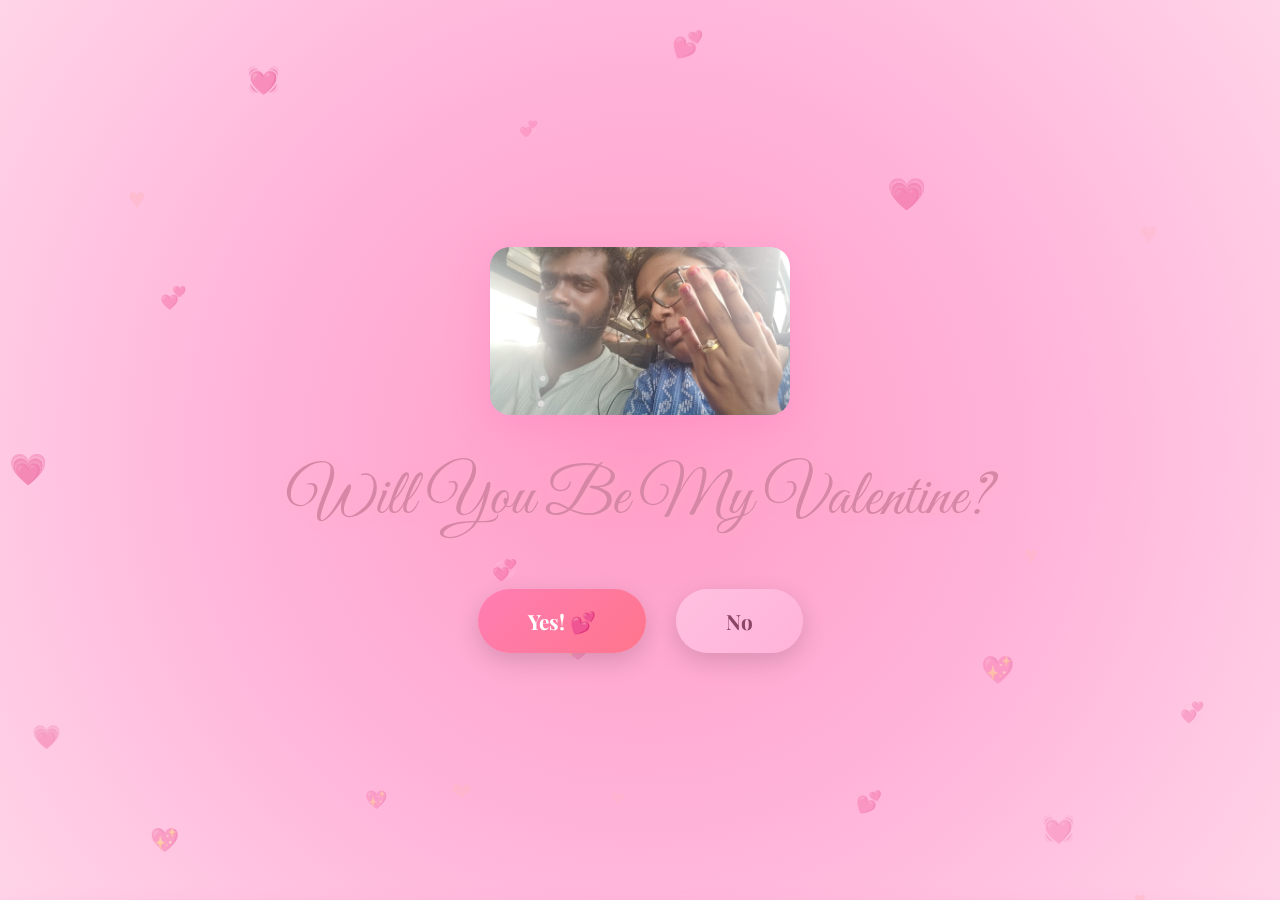
<file: index.html>
<!DOCTYPE html>
<html lang="en">

<head>
    <meta charset="UTF-8">
    <meta name="viewport" content="width=device-width, initial-scale=1.0">
    <title>For Jeni ❤️</title>
    <link rel="stylesheet" href="css/styles.css">
    <link
        href="https://fonts.googleapis.com/css2?family=Great+Vibes&family=Playfair+Display:wght@400;700&family=Montserrat:wght@300;400&display=swap"
        rel="stylesheet">
</head>

<body class="landing-page">
    <!-- Floating Hearts Background -->
    <div class="floating-hearts"></div>

    <!-- Landing Page Content -->
    <div class="landing-container">
        <!-- Sticker/Illustration -->
        <div class="couple-sticker">
            <img src="assets/images/couple-illustration.png" alt="Us" id="couple-img">
        </div>

        <!-- Main Question -->
        <h1 class="valentine-question">Will You Be My Valentine?</h1>

        <!-- Buttons -->
        <div class="button-container">
            <button class="valentine-btn yes-btn" id="yesBtn">Yes! 💕</button>
            <button class="valentine-btn no-btn" id="noBtn">No</button>
        </div>
    </div>

    <!-- Background Music -->
    <audio id="landingMusic" preload="auto">
        <source src="assets/music/Joel_Sunny_-_First_Sight_128KBPS.mp4" type="video/mp4">
    </audio>

    <!-- Flower Burst Container -->
    <div class="flower-burst-container" id="flowerBurst"></div>

    <script src="js/persistent-music.js"></script>
    <script src="js/landing.js"></script>
</body>

</html>
</file>
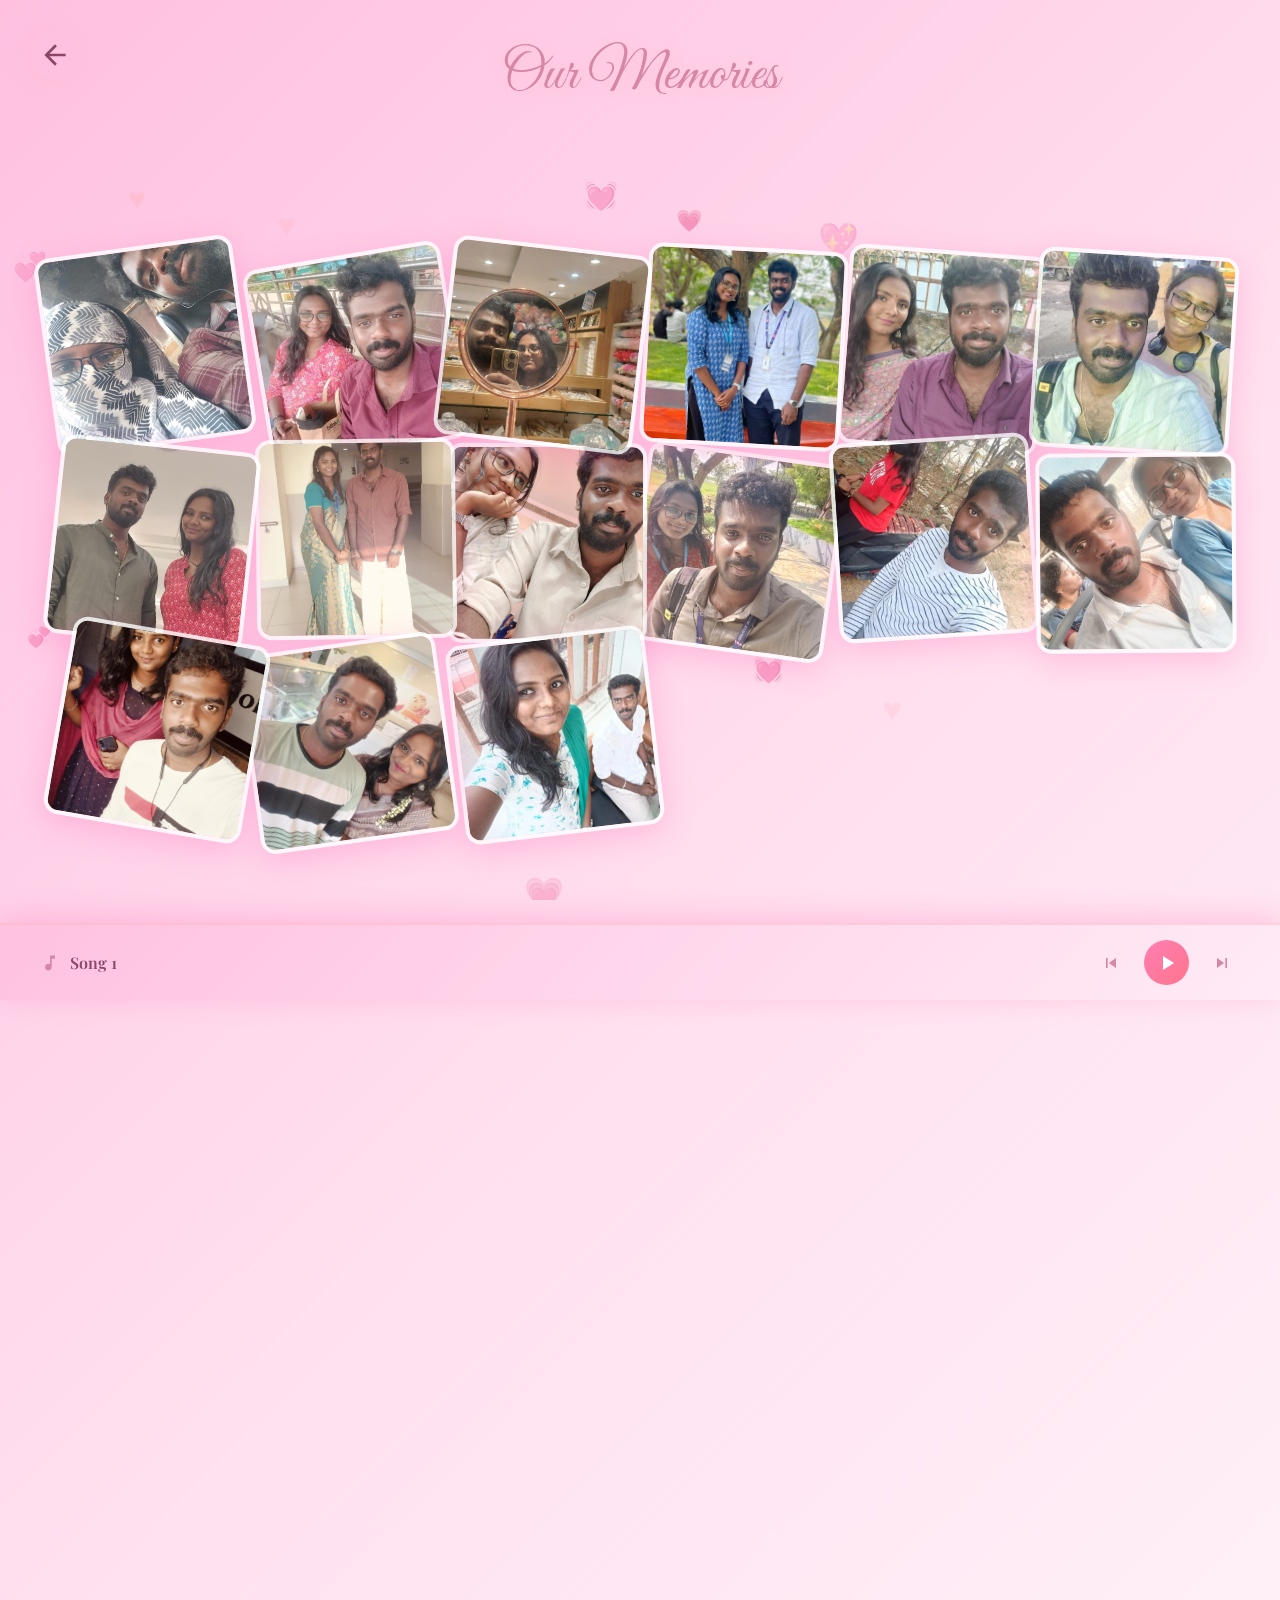
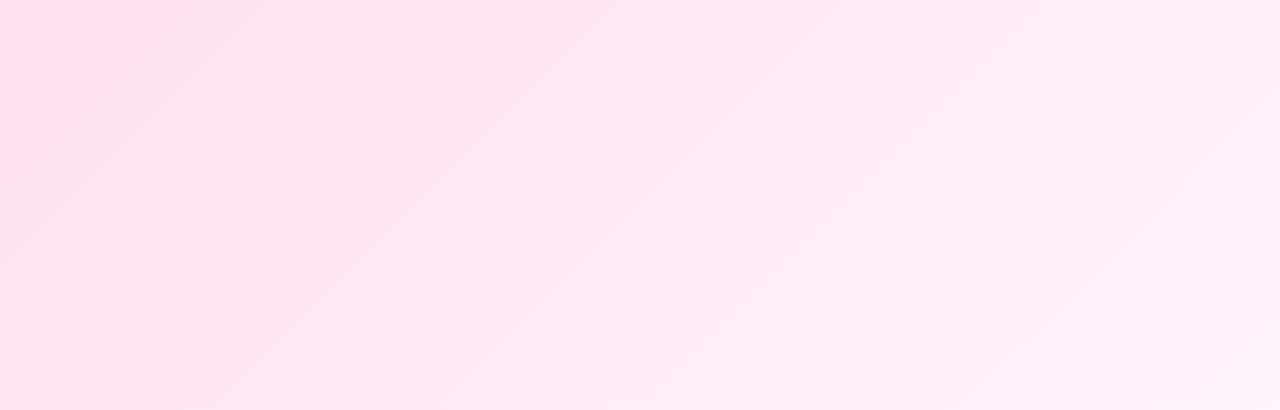
<file: gallery.html>
<!DOCTYPE html>
<html lang="en">

<head>
    <meta charset="UTF-8">
    <meta name="viewport" content="width=device-width, initial-scale=1.0">
    <title>Us ❤️</title>
    <link rel="stylesheet" href="css/styles.css">
    <link
        href="https://fonts.googleapis.com/css2?family=Great+Vibes&family=Playfair+Display:wght@400;700&family=Montserrat:wght@300;400&display=swap"
        rel="stylesheet">
</head>

<body class="gallery-page">
    <!-- Floating Hearts Background -->
    <div class="floating-hearts"></div>

    <!-- Back Button -->
    <a href="hub.html" class="back-arrow">
        <svg viewBox="0 0 24 24" width="32" height="32">
            <path d="M20 11H7.83l5.59-5.59L12 4l-8 8 8 8 1.41-1.41L7.83 13H20v-2z" fill="currentColor" />
        </svg>
    </a>

    <!-- Gallery Container -->
    <div class="gallery-container">
        <h1 class="page-title">Our Memories</h1>

        <div class="scattered-gallery" id="gallery">
            <!-- Your 26 photos -->
            <img src="assets/images/gallery/photo1.jpg" alt="Memory 1" class="gallery-photo">
            <img src="assets/images/gallery/photo2.jpg" alt="Memory 2" class="gallery-photo">
            <img src="assets/images/gallery/photo3.jpg" alt="Memory 3" class="gallery-photo">
            <img src="assets/images/gallery/photo4.jpg" alt="Memory 4" class="gallery-photo">
            <img src="assets/images/gallery/photo5.jpg" alt="Memory 5" class="gallery-photo">
            <img src="assets/images/gallery/photo6.jpg" alt="Memory 6" class="gallery-photo">
            <img src="assets/images/gallery/photo7.jpg" alt="Memory 7" class="gallery-photo">
            <img src="assets/images/gallery/photo8.jpg" alt="Memory 8" class="gallery-photo">
            <img src="assets/images/gallery/photo9.jpg" alt="Memory 9" class="gallery-photo">
            <img src="assets/images/gallery/photo10.jpg" alt="Memory 10" class="gallery-photo">
            <img src="assets/images/gallery/photo11.jpg" alt="Memory 11" class="gallery-photo">
            <img src="assets/images/gallery/photo12.jpg" alt="Memory 12" class="gallery-photo">
            <img src="assets/images/gallery/photo13.jpg" alt="Memory 13" class="gallery-photo">
            <img src="assets/images/gallery/photo14.jpg" alt="Memory 14" class="gallery-photo">
            <img src="assets/images/gallery/photo15.jpg" alt="Memory 15" class="gallery-photo">
            <img src="assets/images/gallery/photo16.jpg" alt="Memory 16" class="gallery-photo">
            <img src="assets/images/gallery/photo17.jpg" alt="Memory 17" class="gallery-photo">
            <img src="assets/images/gallery/photo18.jpg" alt="Memory 18" class="gallery-photo">
            <img src="assets/images/gallery/photo19.jpg" alt="Memory 19" class="gallery-photo">
            <img src="assets/images/gallery/photo20.jpg" alt="Memory 20" class="gallery-photo">
            <img src="assets/images/gallery/photo21.jpg" alt="Memory 21" class="gallery-photo">
            <img src="assets/images/gallery/photo22.jpg" alt="Memory 22" class="gallery-photo">
            <img src="assets/images/gallery/photo23.jpg" alt="Memory 23" class="gallery-photo">
            <img src="assets/images/gallery/photo24.jpg" alt="Memory 24" class="gallery-photo">
            <img src="assets/images/gallery/photo25.jpg" alt="Memory 25" class="gallery-photo">
            <img src="assets/images/gallery/photo26.jpg" alt="Memory 26" class="gallery-photo">
        </div>
    </div>

    <!-- Fullscreen Image Modal -->
    <div class="image-modal" id="imageModal">
        <span class="modal-close">&times;</span>
        <img class="modal-content" id="modalImage">
    </div>

    <script src="js/persistent-music.js"></script>
    <script src="js/gallery.js"></script>
</body>

</html>
</file>
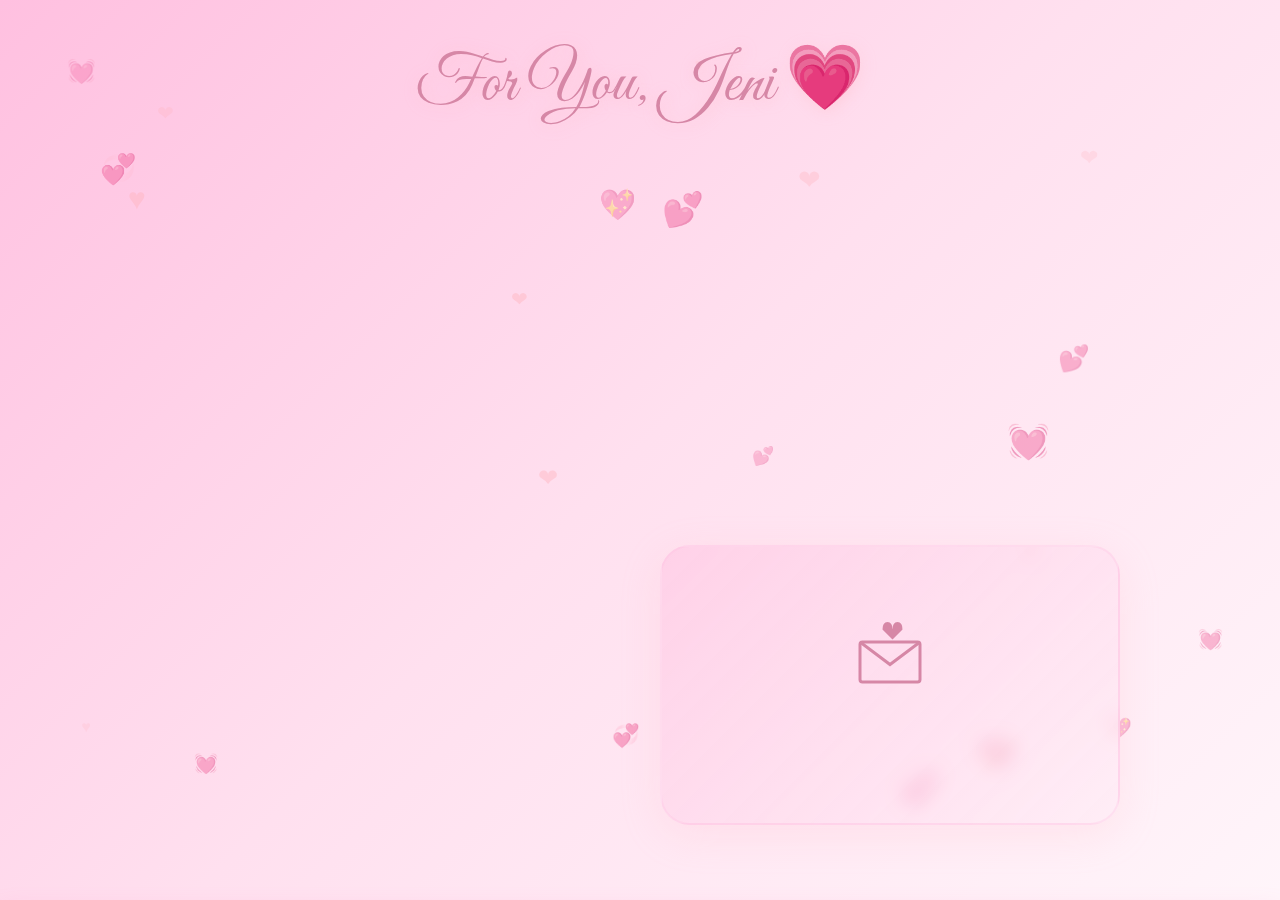
<file: hub.html>
<!DOCTYPE html>
<html lang="en">

<head>
    <meta charset="UTF-8">
    <meta name="viewport" content="width=device-width, initial-scale=1.0">
    <title>For Jeni ❤️</title>
    <link rel="stylesheet" href="css/styles.css">
    <link
        href="https://fonts.googleapis.com/css2?family=Great+Vibes&family=Playfair+Display:wght@400;700&family=Montserrat:wght@300;400&display=swap"
        rel="stylesheet">
</head>

<body class="hub-page">
    <!-- Floating Hearts Background -->
    <div class="floating-hearts"></div>

    <!-- Hub Page Content -->
    <div class="hub-container">
        <h1 class="hub-title">For You, Jeni 💗</h1>

        <!-- Navigation Cards in 2x2 Grid -->
        <div class="cards-grid" id="cardsGrid">

            <div class="nav-card" data-page="gallery.html">
                <div class="card-icon">
                    <!-- Camera Icon -->
                    <svg viewBox="0 0 200 200" class="icon-svg">
                        <rect x="40" y="60" width="120" height="90" rx="10" fill="none" stroke="currentColor"
                            stroke-width="8" />
                        <circle cx="100" cy="105" r="25" fill="none" stroke="currentColor" stroke-width="6" />
                        <rect x="70" y="40" width="60" height="20" rx="5" fill="currentColor" />
                        <circle cx="140" cy="75" r="6" fill="currentColor" />
                    </svg>
                </div>
                <div class="card-label">Us</div>
            </div>
            <!-- Card 1: Quiz -->
            <div class="nav-card" data-page="quiz.html">
                <div class="card-icon">
                    <!-- Question Mark Icon -->
                    <svg viewBox="0 0 200 200" class="icon-svg">
                        <circle cx="100" cy="100" r="70" fill="none" stroke="currentColor" stroke-width="8" />
                        <path d="M85,75 Q85,60 100,60 Q115,60 115,75 Q115,88 105,95 L100,100" fill="none"
                            stroke="currentColor" stroke-width="6" stroke-linecap="round" />
                        <circle cx="100" cy="115" r="6" fill="currentColor" />
                    </svg>
                </div>
                <div class="card-label">Quiz Time</div>
            </div>
            <div class="nav-card" data-page="music.html">
                <div class="card-icon">
                    <!-- Vinyl Record Icon -->
                    <svg viewBox="0 0 200 200" class="icon-svg">
                        <circle cx="100" cy="100" r="70" fill="none" stroke="currentColor" stroke-width="8" />
                        <circle cx="100" cy="100" r="50" fill="none" stroke="currentColor" stroke-width="4" />
                        <circle cx="100" cy="100" r="30" fill="none" stroke="currentColor" stroke-width="4" />
                        <circle cx="100" cy="100" r="12" fill="currentColor" />
                    </svg>
                </div>
                <div class="card-label">Music</div>
            </div>

            <div class="nav-card" data-page="letter.html">
                <div class="card-icon">
                    <!-- Sealed Letter with Heart Icon -->
                    <svg viewBox="0 0 200 200" class="icon-svg">
                        <rect x="40" y="70" width="120" height="80" rx="5" fill="none" stroke="currentColor"
                            stroke-width="6" />
                        <path d="M40,70 L100,115 L160,70" fill="none" stroke="currentColor" stroke-width="6" />
                        <path d="M85,45 Q85,30 95,30 T105,45 Q105,30 115,30 T125,45 L105,65 L85,45 Z"
                            fill="currentColor" />
                    </svg>
                </div>
                <div class="card-label">For My Valentine</div>
            </div>
        </div>
    </div>

    <!-- Flower Burst Container -->
    <div class="flower-burst-container" id="flowerBurst"></div>

    <script src="js/persistent-music.js"></script>
    <script src="js/hub.js"></script>
</body>

</html>
</file>
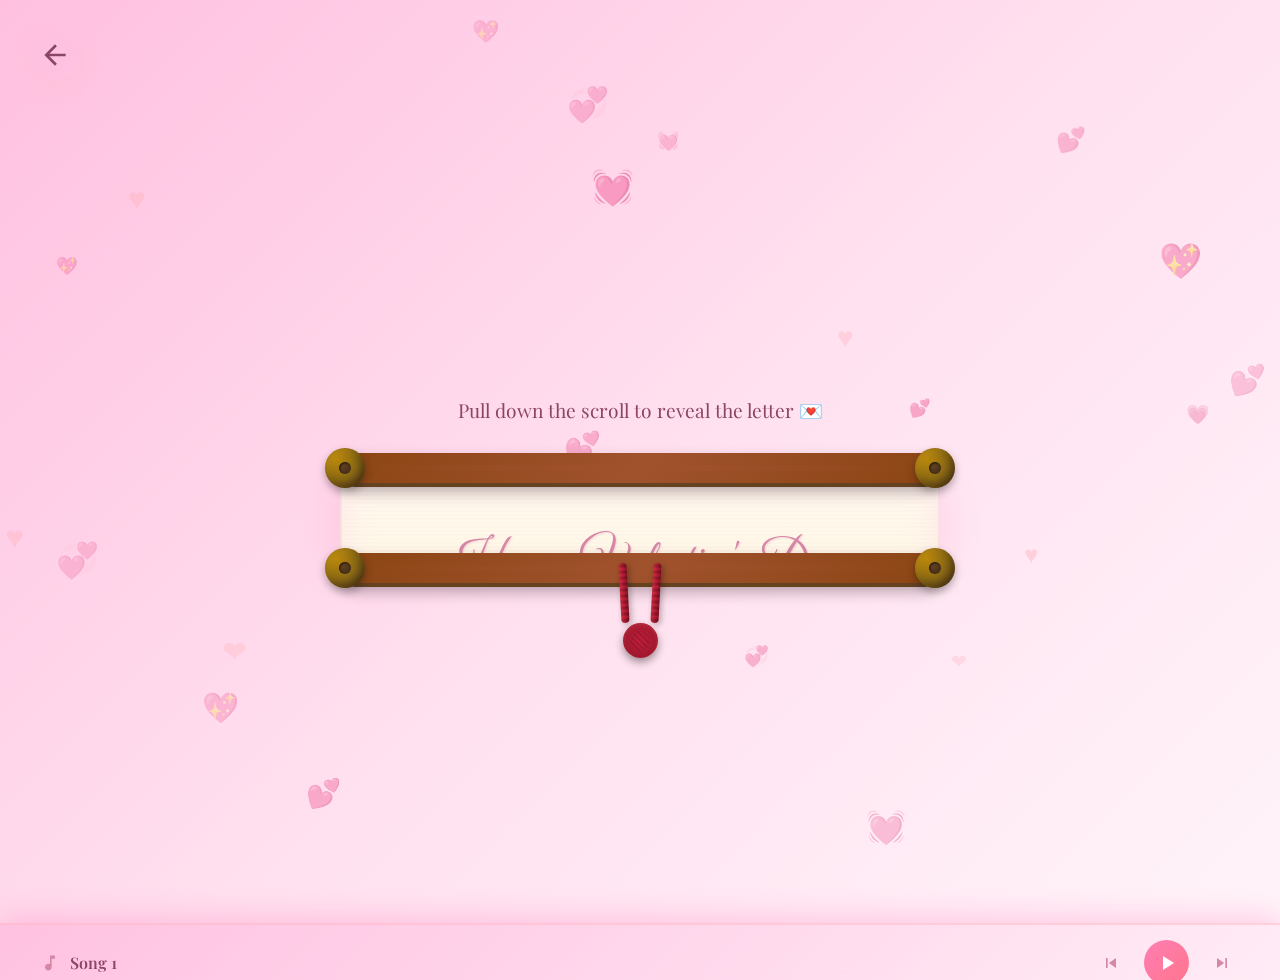
<file: letter.html>
<!DOCTYPE html>
<html lang="en">

<head>
    <meta charset="UTF-8">
    <meta name="viewport" content="width=device-width, initial-scale=1.0">
    <title>For My Valentine ❤️</title>
    <link rel="stylesheet" href="css/styles.css">
    <link
        href="https://fonts.googleapis.com/css2?family=Great+Vibes&family=Playfair+Display:wght@400;700&family=Montserrat:wght@300;400&display=swap"
        rel="stylesheet">
</head>

<body class="letter-page">
    <!-- Floating Hearts Background -->
    <div class="floating-hearts"></div>

    <!-- Back Button -->
    <a href="hub.html" class="back-arrow">
        <svg viewBox="0 0 24 24" width="32" height="32">
            <path d="M20 11H7.83l5.59-5.59L12 4l-8 8 8 8 1.41-1.41L7.83 13H20v-2z" fill="currentColor" />
        </svg>
    </a>

    <!-- Interactive Scroll Container -->
    <div class="scroll-container">
        <div class="scroll-instruction">Pull down the scroll to reveal the letter 💌</div>

        <!-- The ancient scroll -->
        <div class="ancient-scroll" id="ancientScroll">
            <!-- Top scroll rod with knobs-->
            <div class="scroll-rod scroll-rod-top">
                <div class="scroll-knob scroll-knob-left"></div>
                <div class="scroll-knob scroll-knob-right"></div>
            </div>

            <!-- Scroll paper that unfurls -->
            <div class="scroll-paper-wrapper" id="scrollPaper">
                <div class="scroll-paper-content">
                    <!-- Letter content goes here -->
                    <h1 class="letter-greeting">Happy Valentine's Day Kediiiiii... 💕</h1>

                    <p class="letter-paragraph">
                        6 years of love, 6 years of us. 6 years with youuuu....
                    </p>

                    <p class="letter-paragraph">
                        I know that it's a huge thing to be around an immature, naggy, clingy, annoying child like me,
                        but you've shown me love regardless of what I give you back. We've been through a lot, ups,
                        downs,
                        breakups, tears, joy and obviously making love. We've been there for each other at any cost,
                        as a friend, a mentor and partners in crime.
                    </p>

                    <p class="letter-paragraph">
                        I would never get bored of you ever in my life, and I won't let you get bored of me.
                        You are my love life, my friend, my gf, my fiancée, and my wife darling.
                        I love you with all my life.
                    </p>

                    <p class="letter-paragraph"
                        style="text-align: center; font-size: 1.3em; font-weight: bold; margin: 2em 0;">
                        Will You Marry Me? 💍
                    </p>

                    <p class="letter-paragraph">
                        I'll give you every bit of love that I have for you.
                    </p>

                    <p class="letter-paragraph" style="text-align: center; margin-top: 2em;">
                        Happy Valentine's Day ❤️
                    </p>

                    <div class="letter-signature">
                        <p>Forever yours,</p>
                        <p class="signature-line">Gv ❤️</p>
                    </div>
                </div>
            </div>

            <!-- Bottom scroll rod with knobs -->
            <div class="scroll-rod scroll-rod-bottom">
                <div class="scroll-knob scroll-knob-left"></div>
                <div class="scroll-knob scroll-knob-right"></div>
            </div>

            <!-- Drag handle with red ropes -->
            <div class="scroll-handle" id="scrollHandle">
                <div class="rope-left"></div>
                <div class="rope-right"></div>
                <div class="rope-tassel"></div>
            </div>
        </div>
    </div>

    <script src="js/persistent-music.js"></script>
    <script src="js/letter.js"></script>
</body>

</html>
</file>
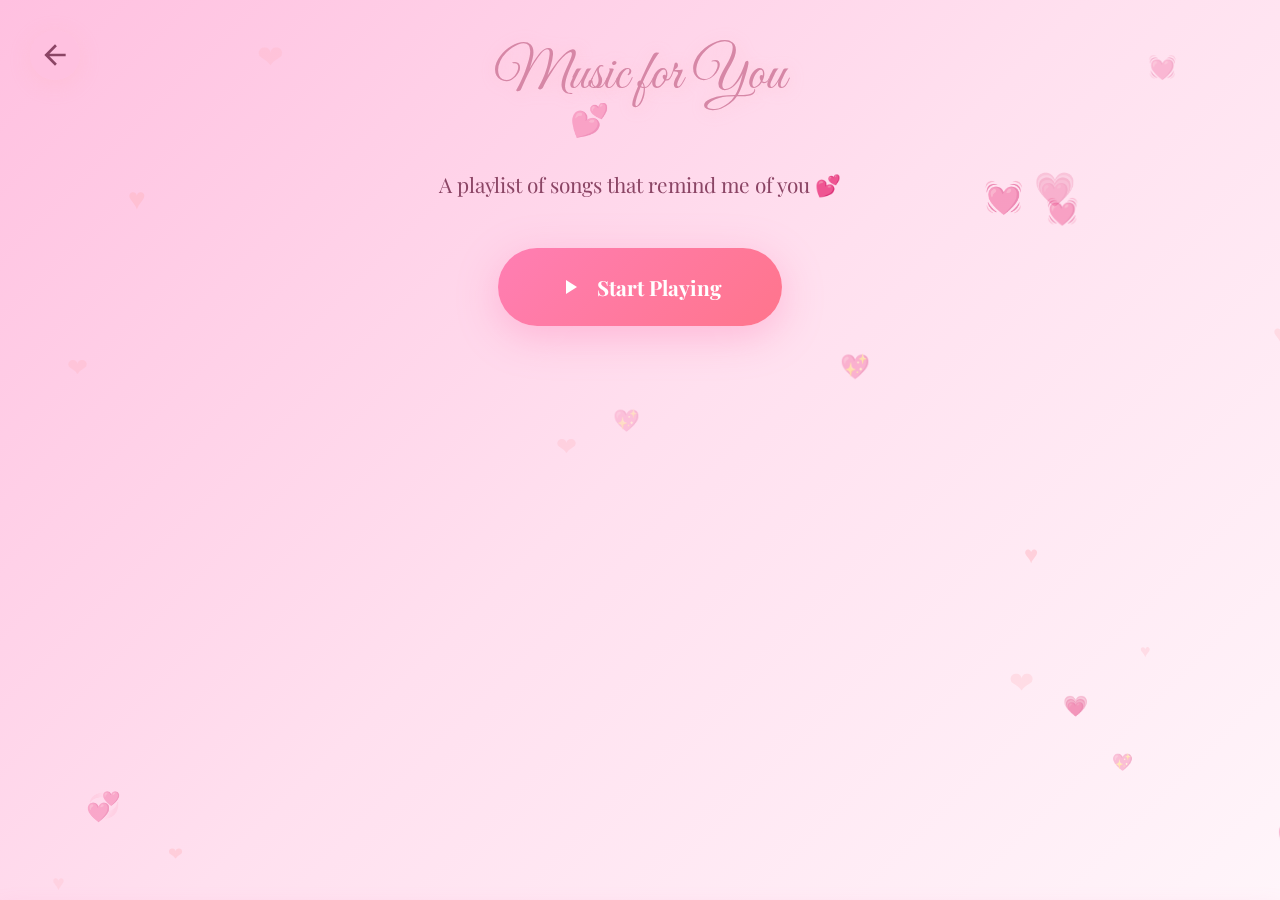
<file: music.html>
<!DOCTYPE html>
<html lang="en">

<head>
    <meta charset="UTF-8">
    <meta name=" viewport" content="width=device-width, initial-scale=1.0">
    <title>Music for You 🎵</title>
    <link rel="stylesheet" href="css/styles.css">
    <link
        href="https://fonts.googleapis.com/css2?family=Great+Vibes&family=Playfair+Display:wght@400;700&family=Montserrat:wght@300;400&display=swap"
        rel="stylesheet">
</head>

<body class="hub-page">
    <!-- Floating Hearts Background -->
    <div class="floating-hearts"></div>

    <!-- Back Button -->
    <a href="hub.html" class="back-arrow">
        <svg viewBox="0 0 24 24" width="32" height="32">
            <path d="M20 11H7.83l5.59-5.59L12 4l-8 8 8 8 1.41-1.41L7.83 13H20v-2z" fill="currentColor" />
        </svg>
    </a>

    <!-- Music Page Content -->
    <div class="music-container">
        <h1 class="page-title">Music for You</h1>

        <div class="music-content">
            <p class="music-intro">A playlist of songs that remind me of you 💕</p>

            <!-- Start Music Button (appears only if not playing) -->
            <button class="start-music-btn" id="startMusicBtn" onclick="startMusic()">
                <svg viewBox="0 0 24 24" width="24" height="24">
                    <path fill="currentColor" d="M8 5v14l11-7z" />
                </svg>
                Start Playing
            </button>

            <!--  Music Player showing playlist -->
            <div class="music-player" id="musicPlayerDisplay">
                <div class="now-playing">
                    <p class="now-playing-label">Now Playing:</p>
                    <h2 class="current-song-title" id="currentSongDisplay">Song 1</h2>
                </div>

                <div class="player-controls">
                    <button class="control-btn" onclick="musicPlayer.prev()">
                        <svg viewBox="0 0 24 24" width="32" height="32">
                            <path fill="currentColor" d="M6 6h2v12H6zm3.5 6l8.5 6V6z" />
                        </svg>
                    </button>

                    <button class="play-pause-btn control-btn" id="mainPlayBtn" onclick="musicPlayer.togglePlay()">
                        <svg viewBox="0 0 24 24" width="36" height="36">
                            <path fill="currentColor" d="M8 5v14l11-7z" />
                        </svg>
                    </button>

                    <button class="control-btn" onclick="musicPlayer.next()">
                        <svg viewBox="0 0 24 24" width="32" height="32">
                            <path fill="currentColor" d="M6 18l8.5-6L6 6v12zM16 6v12h2V6h-2z" />
                        </svg>
                    </button>
                </div>

                <button class="view-playlist-btn" onclick="showPlaylist()">View Full Playlist</button>
            </div>
        </div>
    </div>

    <!-- Playlist Modal -->
    <div class="playlist-modal" id="playlistModal">
        <div class="playlist-content">
            <div class="playlist-header">
                <h2>Playlist</h2>
                <span class="close-playlist" onclick="closePlaylist()">&times;</span>
            </div>
            <div class="playlist-items" id="playlistItems">
                <!-- Populated by JavaScript -->
            </div>
        </div>
    </div>

    <!-- Flower Burst Container -->
    <div class="flower-burst-container" id="flowerBurst"></div>

    <script src="js/persistent-music.js"></script>
    <script>
        // Music page specific functions
        function startMusic() {
            musicPlayer.loadSong(0);
            musicPlayer.play();
            document.getElementById('startMusicBtn').style.display = 'none';
            document.getElementById('musicPlayerDisplay').style.display = 'block';
            updateMusicDisplay();
        }

        function updateMusicDisplay() {
            const titleEl = document.getElementById('currentSongDisplay');
            const playBtn = document.getElementById('mainPlayBtn');

            if (titleEl && musicPlayer) {
                const song = musicPlayer.getCurrentSong();
                titleEl.textContent = song.title;
            }

            if (playBtn && musicPlayer) {
                playBtn.innerHTML = musicPlayer.isPlaying ?
                    '<svg viewBox="0 0 24 24" width="36" height="36"><path fill="currentColor" d="M6 4h4v16H6V4zm8 0h4v16h-4V4z"/></svg>' :
                    '<svg viewBox="0 0 24 24" width="36" height="36"><path fill="currentColor" d="M8 5v14l11-7z"/></svg>';
            }
        }

        function showPlaylist() {
            document.getElementById('playlistModal').classList.add('active');
            populatePlaylist();
        }

        function closePlaylist() {
            document.getElementById('playlistModal').classList.remove('active');
        }

        function populatePlaylist() {
            const container = document.getElementById('playlistItems');
            container.innerHTML = '';

            musicPlayer.playlist.forEach((song, index) => {
                const item = document.createElement('div');
                item.className = 'playlist-item';
                if (index === musicPlayer.currentIndex) {
                    item.classList.add('playing');
                }
                item.innerHTML = `
                    <span class="playlist-item-number">${index + 1}.</span>
                    <span>${song.title}</span>
                `;
                item.onclick = () => {
                    musicPlayer.loadSong(index);
                    musicPlayer.play();
                    closePlaylist();
                    updateMusicDisplay();
                };
                container.appendChild(item);
            });
        }

        // Check if music is already playing and show player
        document.addEventListener('DOMContentLoaded', function () {
            setTimeout(() => {
                if (musicPlayer && musicPlayer.isPlaying) {
                    document.getElementById('startMusicBtn').style.display = 'none';
                    document.getElementById('musicPlayerDisplay').style.display = 'block';
                    updateMusicDisplay();
                } else if (musicPlayer && musicPlayer.currentIndex > 0) {
                    document.getElementById('startMusicBtn').style.display = 'none';
                    document.getElementById('musicPlayerDisplay').style.display = 'block';
                    updateMusicDisplay();
                }

                // Update display periodically
                setInterval(updateMusicDisplay, 1000);

                // Create floating hearts
                createFloatingHearts();
            }, 100);
        });

        function createFloatingHearts() {
            const heartsContainer = document.querySelector('.floating-hearts');
            const heartCount = 20;
            const heartSymbols = ['♥', '❤', '💕', '💖', '💗', '💓', '💞'];

            for (let i = 0; i < heartCount; i++) {
                const heart = document.createElement('div');
                heart.textContent = heartSymbols[Math.floor(Math.random() * heartSymbols.length)];
                heart.style.position = 'absolute';
                heart.style.fontSize = (15 + Math.random() * 20) + 'px';
                heart.style.color = `rgba(255, 182, 193, ${0.2 + Math.random() * 0.3})`;
                heart.style.left = Math.random() * 100 + '%';
                heart.style.top = Math.random() * 100 + '%';
                heart.style.animation = `float ${10 + Math.random() * 10}s infinite ease-in-out`;
                heart.style.animationDelay = Math.random() * 5 + 's';

                heartsContainer.appendChild(heart);
            }
        }
    </script>
</body>

</html>
</file>
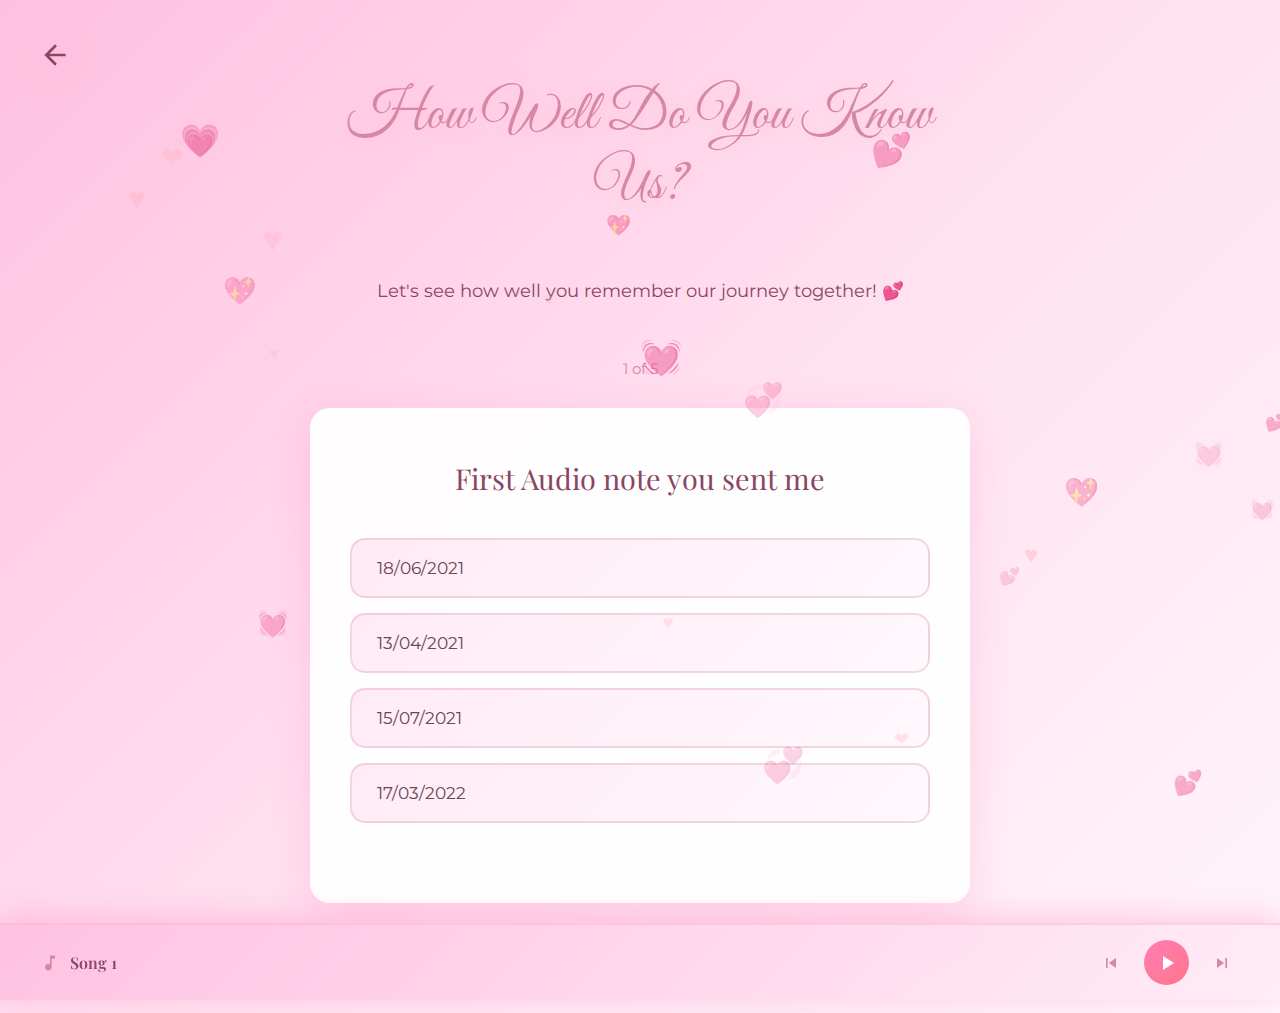
<file: quiz.html>
<!DOCTYPE html>
<html lang="en">

<head>
    <meta charset="UTF-8">
    <meta name="viewport" content="width=device-width, initial-scale=1.0">
    <title>How Well Do You Know Us? 💕</title>
    <link rel="stylesheet" href="css/styles.css">
    <link
        href="https://fonts.googleapis.com/css2?family=Great+Vibes&family=Playfair+Display:wght@400;700&family=Montserrat:wght@300;400&display=swap"
        rel="stylesheet">
</head>

<body class="hub-page">
    <!-- Floating Hearts Background -->
    <div class="floating-hearts"></div>

    <!-- Back Button -->
    <a href="hub.html" class="back-arrow">
        <svg viewBox="0 0 24 24" width="32" height="32">
            <path d="M20 11H7.83l5.59-5.59L12 4l-8 8 8 8 1.41-1.41L7.83 13H20v-2z" fill="currentColor" />
        </svg>
    </a>

    <!-- Quiz Container -->
    <div class="quiz-container">
        <h1 class="page-title">How Well Do You Know Us?</h1>
        <p class="quiz-intro">Let's see how well you remember our journey together! 💕</p>

        <!-- Progress Bar -->
        <div class="quiz-progress">
            <div class="progress-bar" id="progressBar"></div>
            <p class="progress-text"><span id="currentQuestion">1</span> of <span id="totalQuestions">7</span></p>
        </div>

        <!-- Quiz Card -->
        <div class="quiz-card" id="quizCard">
            <h2 class="question-text" id="questionText">Loading...</h2>

            <div class="options-container" id="optionsContainer">
                <!-- Options will be populated by JavaScript -->
            </div>

            <button class="next-btn" id="nextBtn" style="display: none;">Next Question ➜</button>
        </div>

        <!-- Results Screen -->
        <div class="quiz-results" id="resultsScreen" style="display: none;">
            <div class="results-content">
                <h2 class="results-title">Quiz Complete! 🎉</h2>
                <div class="score-display">
                    <p class="score-text">You got <span id="finalScore">0</span> out of <span id="totalScore">7</span>
                        correct!</p>
                </div>
                <p class="results-message" id="resultsMessage">Amazing! You know us so well! 💕</p>
                <button class="restart-btn" onclick="window.location.reload()">Take Quiz Again</button>
                <a href="hub.html" class="home-btn">Back to Hub</a>
            </div>
        </div>
    </div>

    <!-- Flower Burst Container -->
    <div class="flower-burst-container" id="flowerBurst"></div>

    <script src="js/persistent-music.js"></script>
    <script src="js/quiz.js"></script>
</body>

</html>
</file>
<file: css/styles.css>
/* ===================================
   GLOBAL STYLES & RESET
   =================================== */
* {
    margin: 0;
    padding: 0;
    box-sizing: border-box;
}

body {
    font-family: 'Montserrat', sans-serif;
    overflow-x: hidden;
    min-height: 100vh;
    position: relative;
}

h1,
h2,
h3 {
    font-family: 'Great Vibes', cursive;
    font-weight: 400;
}

/* ===================================
   BACKGROUND GRADIENTS
   =================================== */
.landing-page {
    background: radial-gradient(circle at center, #ff9ec7, #ffb3d9, #ffd4e8);
    min-height: 100vh;
    display: flex;
    align-items: center;
    justify-content: center;
}

.hub-page,
.timeline-page,
.gallery-page,
.music-page,
.letter-page {
    background: linear-gradient(135deg, #ffc0e0 0%, #ffe0ef 50%, #fff5fa 100%);
    min-height: 100vh;
    padding: 40px 20px;
}

/* ===================================
   FLOATING HEARTS ANIMATION
   =================================== */
.floating-hearts {
    position: fixed;
    top: 0;
    left: 0;
    width: 100%;
    height: 100%;
    pointer-events: none;
    z-index: 1;
    overflow: hidden;
}

/* Base hearts - now creating multiple using pseudo-elements won't work,
   so we'll rely on JavaScript to create more hearts.
   Keeping these as backup */
.floating-hearts::before,
.floating-hearts::after {
    content: '♥';
    position: absolute;
    color: rgba(255, 182, 193, 0.5);
    animation: float 15s infinite ease-in-out;
}

.floating-hearts::before {
    font-size: 30px;
    top: 20%;
    left: 10%;
    animation-delay: 0s;
}

.floating-hearts::after {
    font-size: 24px;
    top: 60%;
    left: 80%;
    animation-delay: 3s;
}

/* Additional hearts will be created via JavaScript */
.floating-heart {
    position: absolute;
    pointer-events: none;
    animation: float 15s infinite ease-in-out;
    opacity: 0.4;
}

@keyframes float {

    0%,
    100% {
        transform: translateY(0) rotate(0deg);
        opacity: 0.3;
    }

    50% {
        transform: translateY(-30px) rotate(5deg);
        opacity: 0.6;
    }
}

/* Additional floating hearts - created dynamically via JS */

/* ===================================
   LANDING PAGE
   =================================== */
.landing-container {
    text-align: center;
    z-index: 10;
    position: relative;
}

.couple-sticker {
    margin-bottom: 40px;
    position: relative;
}

.couple-sticker img {
    max-width: 300px;
    height: auto;
    border-radius: 20px;
    box-shadow: 0 10px 40px rgba(255, 105, 180, 0.3);
    transition: transform 0.3s ease;
}

.couple-sticker img:hover {
    transform: scale(1.05) rotate(2deg);
}

.sticker-note {
    margin-top: 15px;
    font-size: 12px;
    color: #d687a6;
    font-style: italic;
}

.valentine-question {
    font-size: 4rem;
    color: #d687a6;
    margin-bottom: 50px;
    text-shadow: 2px 2px 10px rgba(255, 182, 193, 0.5);
    animation: glow 2s ease-in-out infinite alternate;
}

@keyframes glow {
    from {
        text-shadow: 2px 2px 10px rgba(255, 182, 193, 0.5);
    }

    to {
        text-shadow: 2px 2px 20px rgba(255, 182, 193, 0.8);
    }
}

.button-container {
    display: flex;
    gap: 30px;
    justify-content: center;
    align-items: center;
}

.valentine-btn {
    padding: 18px 50px;
    font-size: 1.3rem;
    border: none;
    border-radius: 50px;
    cursor: pointer;
    font-family: 'Playfair Display', serif;
    font-weight: 700;
    transition: all 0.3s ease;
    box-shadow: 0 8px 25px rgba(0, 0, 0, 0.15);
    position: relative;
}

.yes-btn {
    background: linear-gradient(135deg, #ff7eb3, #ff758c);
    color: white;
}

.yes-btn:hover {
    transform: translateY(-3px);
    box-shadow: 0 12px 35px rgba(255, 126, 179, 0.4);
}

.no-btn {
    background: linear-gradient(135deg, #ffc0e0, #ffb3d9);
    color: #8b4565;
    transition: all 0.2s ease;
}

.no-btn:hover {
    /* Floating effect handled by JS */
}

/* ===================================
   HUB PAGE
   =================================== */
.hub-container {
    max-width: 1000px;
    margin: 0 auto;
    position: relative;
    z-index: 10;
}

.hub-title {
    font-size: 4rem;
    color: #d687a6;
    text-align: center;
    margin-bottom: 80px;
    text-shadow: 2px 2px 15px rgba(255, 182, 193, 0.4);
}

.cards-grid {
    display: grid;
    grid-template-columns: repeat(2, 1fr);
    gap: 40px;
    padding: 20px;
}

.nav-card {
    background: linear-gradient(135deg, rgba(255, 192, 224, 0.5), rgba(255, 235, 245, 0.6));
    backdrop-filter: blur(10px);
    border-radius: 30px;
    padding: 60px 40px;
    text-align: center;
    cursor: pointer;
    transition: all 0.4s cubic-bezier(0.68, -0.55, 0.265, 1.55);
    box-shadow: 0 10px 40px rgba(255, 182, 193, 0.2);
    border: 2px solid rgba(255, 192, 224, 0.3);
    position: relative;
    overflow: hidden;
}

.nav-card:hover {
    transform: translateY(-15px) scale(1.05);
    box-shadow: 0 20px 60px rgba(255, 182, 193, 0.4);
    border-color: rgba(255, 182, 193, 0.6);
}

.card-icon {
    margin-bottom: 20px;
}

.icon-svg {
    width: 100px;
    height: 100px;
    color: #d687a6;
    transition: all 0.3s ease;
}

.nav-card:hover .icon-svg {
    transform: scale(1.1) rotate(5deg);
    color: #c05780;
}

.card-label {
    font-family: 'Playfair Display', serif;
    font-size: 1.5rem;
    color: #8b4565;
    font-weight: 600;
    opacity: 0;
    transition: opacity 0.3s ease;
}

.nav-card:hover .card-label {
    opacity: 1;
}

/* Card fly-up animation */
.nav-card.fly-in {
    animation: flyUp 0.8s cubic-bezier(0.68, -0.55, 0.265, 1.55) forwards;
    opacity: 0;
}

@keyframes flyUp {
    from {
        opacity: 0;
        transform: translateY(100vh) scale(0.5) rotate(20deg);
    }

    to {
        opacity: 1;
        transform: translateY(0) scale(1) rotate(0deg);
    }
}

/* ===================================
   BACK ARROW (All Pages)
   =================================== */
.back-arrow {
    position: fixed;
    top: 30px;
    left: 30px;
    z-index: 100;
    width: 50px;
    height: 50px;
    background: rgba(255, 192, 224, 0.7);
    backdrop-filter: blur(10px);
    border-radius: 50%;
    display: flex;
    align-items: center;
    justify-content: center;
    color: #8b4565;
    transition: all 0.3s ease;
    box-shadow: 0 5px 20px rgba(255, 182, 193, 0.3);
    text-decoration: none;
}

.back-arrow:hover {
    background: rgba(255, 182, 193, 0.9);
    transform: translateX(-5px);
    box-shadow: 0 8px 30px rgba(255, 182, 193, 0.5);
}

/* ===================================
   PAGE TITLES
   =================================== */
.page-title {
    font-size: 3.5rem;
    color: #d687a6;
    text-align: center;
    margin-bottom: 60px;
    text-shadow: 2px 2px 15px rgba(255, 182, 193, 0.4);
}

/* ===================================
   TIMELINE PAGE
   =================================== */
.timeline-container {
    max-width: 800px;
    margin: 0 auto;
    position: relative;
    z-index: 10;
}

.timeline {
    position: relative;
    padding: 40px 0;
}

.timeline::before {
    content: '';
    position: absolute;
    left: 50%;
    transform: translateX(-50%);
    width: 4px;
    height: 100%;
    background: linear-gradient(180deg, #ffc0e0, #d687a6);
    border-radius: 2px;
}

.timeline-node {
    position: relative;
    margin-bottom: 80px;
    cursor: pointer;
}

.node-dot {
    width: 30px;
    height: 30px;
    background: linear-gradient(135deg, #ff7eb3, #ff758c);
    border-radius: 50%;
    position: absolute;
    left: 50%;
    transform: translateX(-50%);
    z-index: 2;
    box-shadow: 0 0 0 8px rgba(255, 192, 224, 0.3);
    transition: all 0.3s ease;
}

.timeline-node:hover .node-dot {
    transform: translateX(-50%) scale(1.3);
    box-shadow: 0 0 0 12px rgba(255, 192, 224, 0.5);
}

.node-date {
    position: absolute;
    left: 50%;
    transform: translateX(-50%);
    top: 40px;
    font-family: 'Playfair Display', serif;
    font-size: 1.2rem;
    color: #8b4565;
    font-weight: 600;
    white-space: nowrap;
}

.node-content {
    max-height: 0;
    overflow: hidden;
    opacity: 0;
    transition: all 0.5s cubic-bezier(0.68, -0.55, 0.265, 1.55);
    margin-top: 80px;
    text-align: center;
}

.timeline-node.active .node-content {
    max-height: 600px;
    opacity: 1;
    margin-top: 90px;
}

.node-content img {
    max-width: 400px;
    width: 100%;
    height: auto;
    border-radius: 20px;
    box-shadow: 0 10px 40px rgba(255, 105, 180, 0.3);
    margin-bottom: 20px;
}

.node-description {
    font-family: 'Montserrat', sans-serif;
    font-size: 1rem;
    color: #6b4558;
    line-height: 1.6;
    max-width: 500px;
    margin: 0 auto;
    padding: 20px;
    background: rgba(255, 255, 255, 0.6);
    border-radius: 15px;
}

/* ===================================
   GALLERY PAGE
   =================================== */
.gallery-container {
    max-width: 1400px;
    margin: 0 auto;
    position: relative;
    z-index: 10;
}

.scattered-gallery {
    position: relative;
    min-height: 80vh;
    padding: 40px;
}

.gallery-photo {
    position: absolute;
    width: 200px;
    height: 200px;
    object-fit: cover;
    border-radius: 15px;
    box-shadow: 0 8px 30px rgba(255, 105, 180, 0.3);
    cursor: pointer;
    transition: all 0.3s ease;
    border: 4px solid rgba(255, 255, 255, 0.8);
}

.gallery-photo:hover {
    transform: scale(1.1) rotate(0deg) !important;
    box-shadow: 0 15px 50px rgba(255, 105, 180, 0.5);
    z-index: 10;
}

/* Scattered positioning - will be set via JS for random placement */

/* Image Modal */
.image-modal {
    display: none;
    position: fixed;
    z-index: 1000;
    left: 0;
    top: 0;
    width: 100%;
    height: 100%;
    background-color: rgba(0, 0, 0, 0.9);
    backdrop-filter: blur(10px);
}

.image-modal.active {
    display: flex;
    align-items: center;
    justify-content: center;
}

.modal-content {
    max-width: 90%;
    max-height: 90%;
    border-radius: 20px;
    box-shadow: 0 20px 80px rgba(255, 105, 180, 0.5);
}

.modal-close {
    position: absolute;
    top: 30px;
    right: 50px;
    color: #fff;
    font-size: 50px;
    font-weight: bold;
    cursor: pointer;
    transition: all 0.3s ease;
}

.modal-close:hover {
    color: #ff7eb3;
    transform: rotate(90deg);
}

/* ===================================
   MUSIC PAGE
   =================================== */
.music-container {
    max-width: 700px;
    margin: 0 auto;
    position: relative;
    z-index: 10;
}

.music-content {
    text-align: center;
}

.music-intro {
    font-family: 'Playfair Display', serif;
    font-size: 1.3rem;
    color: #8b4565;
    margin-bottom: 50px;
}

.start-music-btn {
    background: linear-gradient(135deg, #ff7eb3, #ff758c);
    color: white;
    border: none;
    padding: 25px 60px;
    font-size: 1.3rem;
    border-radius: 50px;
    cursor: pointer;
    display: inline-flex;
    align-items: center;
    gap: 15px;
    font-family: 'Playfair Display', serif;
    font-weight: 700;
    box-shadow: 0 10px 40px rgba(255, 126, 179, 0.4);
    transition: all 0.3s ease;
}

.start-music-btn:hover {
    transform: translateY(-5px);
    box-shadow: 0 15px 50px rgba(255, 126, 179, 0.6);
}

.music-player {
    display: none;
    background: rgba(255, 255, 255, 0.7);
    backdrop-filter: blur(20px);
    border-radius: 30px;
    padding: 40px;
    box-shadow: 0 15px 60px rgba(255, 105, 180, 0.3);
    margin-top: 40px;
}

.music-player.active {
    display: block;
    animation: fadeIn 0.5s ease;
}

@keyframes fadeIn {
    from {
        opacity: 0;
        transform: translateY(20px);
    }

    to {
        opacity: 1;
        transform: translateY(0);
    }
}

.now-playing {
    margin-bottom: 30px;
}

.now-playing-label {
    font-size: 0.9rem;
    color: #8b4565;
    margin-bottom: 5px;
}

.current-song-title {
    font-family: 'Great Vibes', cursive;
    font-size: 2rem;
    color: #d687a6;
}

.progress-container {
    margin-bottom: 30px;
}

.progress-bar {
    width: 100%;
    height: 8px;
    background: rgba(214, 135, 166, 0.3);
    border-radius: 10px;
    overflow: hidden;
    cursor: pointer;
    margin-bottom: 10px;
}

.progress-fill {
    height: 100%;
    background: linear-gradient(90deg, #ff7eb3, #ff758c);
    width: 0%;
    transition: width 0.1s linear;
    border-radius: 10px;
}

.time-display {
    display: flex;
    justify-content: space-between;
    font-size: 0.9rem;
    color: #8b4565;
}

.player-controls {
    display: flex;
    justify-content: center;
    align-items: center;
    gap: 25px;
    margin-bottom: 25px;
}

.control-btn {
    background: transparent;
    border: none;
    color: #d687a6;
    cursor: pointer;
    transition: all 0.3s ease;
    padding: 10px;
    border-radius: 50%;
}

.control-btn:hover {
    color: #c05780;
    background: rgba(255, 192, 224, 0.3);
    transform: scale(1.1);
}

.play-pause-btn {
    background: linear-gradient(135deg, #ff7eb3, #ff758c);
    color: white;
    width: 70px;
    height: 70px;
    border-radius: 50%;
    display: flex;
    align-items: center;
    justify-content: center;
}

.play-pause-btn:hover {
    background: linear-gradient(135deg, #ff6ba3, #ff657c);
}

.view-playlist-btn {
    background: rgba(255, 192, 224, 0.5);
    border: 2px solid #d687a6;
    color: #8b4565;
    padding: 12px 30px;
    border-radius: 25px;
    font-family: 'Playfair Display', serif;
    font-size: 1rem;
    cursor: pointer;
    transition: all 0.3s ease;
}

.view-playlist-btn:hover {
    background: rgba(255, 182, 193, 0.8);
    border-color: #c05780;
}

/* Playlist Modal */
.playlist-modal {
    display: none;
    position: fixed;
    z-index: 1000;
    left: 0;
    top: 0;
    width: 100%;
    height: 100%;
    background-color: rgba(0, 0, 0, 0.7);
    backdrop-filter: blur(10px);
}

.playlist-modal.active {
    display: flex;
    align-items: center;
    justify-content: center;
}

.playlist-content {
    background: rgba(255, 255, 255, 0.95);
    border-radius: 30px;
    padding: 40px;
    max-width: 500px;
    width: 90%;
    max-height: 70vh;
    overflow-y: auto;
    box-shadow: 0 20px 80px rgba(255, 105, 180, 0.5);
}

.playlist-header {
    display: flex;
    justify-content: space-between;
    align-items: center;
    margin-bottom: 30px;
}

.playlist-header h2 {
    font-family: 'Great Vibes', cursive;
    font-size: 2.5rem;
    color: #d687a6;
}

.close-playlist {
    font-size: 40px;
    color: #8b4565;
    cursor: pointer;
    transition: all 0.3s ease;
    line-height: 1;
}

.close-playlist:hover {
    color: #ff7eb3;
    transform: rotate(90deg);
}

.playlist-items {
    display: flex;
    flex-direction: column;
    gap: 15px;
}

.playlist-item {
    padding: 15px 20px;
    background: rgba(255, 192, 224, 0.3);
    border-radius: 15px;
    cursor: pointer;
    transition: all 0.3s ease;
    font-family: 'Montserrat', sans-serif;
    color: #6b4558;
    display: flex;
    align-items: center;
    gap: 15px;
}

.playlist-item:hover {
    background: rgba(255, 182, 193, 0.5);
    transform: translateX(10px);
}

.playlist-item.playing {
    background: linear-gradient(135deg, #ff7eb3, #ff758c);
    color: white;
}

.playlist-item-number {
    font-weight: bold;
    opacity: 0.7;
}

/* ===================================
   LETTER PAGE (Interactive Pull-Down Scroll)
   =================================== */
.scroll-container {
    max-width: 700px;
    margin: 0 auto;
    padding: 40px 20px;
    min-height: 100vh;
    display: flex;
    flex-direction: column;
    align-items: center;
    justify-content: center;
    position: relative;
    z-index: 10;
}

.scroll-instruction {
    font-family: 'Playfair Display', serif;
    font-size: 1.2rem;
    color: #8b4565;
    margin-bottom: 30px;
    text-align: center;
    animation: pulse 2s ease-in-out infinite;
}

@keyframes pulse {

    0%,
    100% {
        opacity: 0.7;
    }

    50% {
        opacity: 1;
    }
}

.ancient-scroll {
    position: relative;
    width: 100%;
    max-width: 600px;
}

/* Scroll rods */
.scroll-rod {
    width: 100%;
    height: 30px;
    background: linear-gradient(135deg, #8b4513 0%, #a0522d 50%, #8b4513 100%);
    border-radius: 15px;
    box-shadow:
        0 4px 0 #654321,
        0 8px 15px rgba(0, 0, 0, 0.3);
    position: relative;
}

.scroll-rod::before {
    content: '';
    position: absolute;
    top: 50%;
    left: 20px;
    right: 20px;
    height: 6px;
    background: linear-gradient(90deg, transparent, rgba(160, 82, 45, 0.5), transparent);
    border-radius: 3px;
    transform: translateY(-50%);
}

/* Scroll knobs on both ends */
.scroll-knob {
    position: absolute;
    top: 50%;
    transform: translateY(-50%);
    width: 40px;
    height: 40px;
    background: radial-gradient(circle at 30% 30%, #b8860b, #8b6914, #654321);
    border-radius: 50%;
    box-shadow:
        inset -3px -3px 8px rgba(0, 0, 0, 0.4),
        inset 3px 3px 6px rgba(218, 165, 32, 0.4),
        0 4px 8px rgba(0, 0, 0, 0.3);
    z-index: 3;
}

.scroll-knob::before {
    content: '';
    position: absolute;
    top: 50%;
    left: 50%;
    transform: translate(-50%, -50%);
    width: 12px;
    height: 12px;
    background: radial-gradient(circle at 30% 30%, #654321, #3d2817);
    border-radius: 50%;
    box-shadow: inset 1px 1px 2px rgba(0, 0, 0, 0.6);
}

.scroll-knob-left {
    left: -15px;
}

.scroll-knob-right {
    right: -15px;
}

.scroll-rod-top {
    position: relative;
    z-index: 2;
    margin-bottom: -5px;
}

.scroll-rod-bottom {
    position: relative;
    z-index: 2;
    margin-top: -5px;
}

/* Scroll paper wrapper */
.scroll-paper-wrapper {
    background: linear-gradient(180deg, #fffaf0 0%, #fff8e7 100%);
    box-shadow:
        inset 0 10px 30px rgba(255, 192, 224, 0.3),
        0 10px 40px rgba(255, 105, 180, 0.2);
    padding: 40px 50px;
    overflow: hidden;
    height: 20px;
    transition: height 0.2s ease-out;
    border-left: 2px solid rgba(214, 135, 166, 0.2);
    border-right: 2px solid rgba(214, 135, 166, 0.2);
    position: relative;
}

/* Ancient paper texture */
.scroll-paper-wrapper::before {
    content: '';
    position: absolute;
    top: 0;
    left: 0;
    right: 0;
    bottom: 0;
    background-image:
        repeating-linear-gradient(0deg,
            transparent,
            transparent 2px,
            rgba(214, 135, 166, 0.03) 2px,
            rgba(214, 135, 166, 0.03) 4px);
    pointer-events: none;
}

.scroll-paper-content {
    font-family: 'Montserrat', sans-serif;
    color: #6b4558;
    line-height: 1.8;
    position: relative;
    z-index: 1;
}

.letter-greeting {
    font-family: 'Great Vibes', cursive;
    font-size: 3rem;
    color: #d687a6;
    margin-bottom: 30px;
    text-align: center;
    text-shadow: 1px 1px 2px rgba(214, 135, 166, 0.3);
}

.letter-paragraph {
    font-size: 1.05rem;
    margin-bottom: 25px;
    text-align: justify;
}

.letter-signature {
    margin-top: 50px;
    text-align: right;
    font-family: 'Playfair Display', serif;
    font-size: 1.1rem;
    color: #8b4565;
}

.signature-line {
    font-family: 'Great Vibes', cursive;
    font-size: 2.5rem;
    color: #d687a6;
    margin-top: 10px;
}

/* Drag handle with red ropes */
.scroll-handle {
    position: absolute;
    left: 50%;
    transform: translateX(-50%);
    bottom: -60px;
    width: 60px;
    height: 80px;
    cursor: grab;
    display: flex;
    flex-direction: column;
    align-items: center;
    justify-content: flex-start;
    transition: all 0.2s ease;
    z-index: 10;
}

.scroll-handle:hover {
    transform: translateX(-50%) scale(1.05);
}

.scroll-handle:active {
    cursor: grabbing;
}

/* Red rope strands */
.rope-left,
.rope-right {
    position: absolute;
    top: 0;
    width: 8px;
    height: 60px;
    background: repeating-linear-gradient(180deg,
            #c41e3a 0px,
            #8b1428 3px,
            #c41e3a 6px);
    border-radius: 4px;
    box-shadow:
        inset -2px 0 3px rgba(0, 0, 0, 0.3),
        inset 2px 0 3px rgba(255, 100, 100, 0.3),
        2px 2px 6px rgba(0, 0, 0, 0.3);
}

.rope-left {
    left: 10px;
    transform: rotate(-3deg);
}

.rope-right {
    right: 10px;
    transform: rotate(3deg);
}

/* Rope tassel at bottom */
.rope-tassel {
    position: absolute;
    bottom: -15px;
    width: 35px;
    height: 35px;
    background: radial-gradient(circle at center, #c41e3a, #8b1428);
    border-radius: 50%;
    box-shadow:
        0 4px 8px rgba(0, 0, 0, 0.4),
        inset 0 2px 4px rgba(255, 100, 100, 0.3);
}

.rope-tassel::before {
    content: '';
    position: absolute;
    top: 50%;
    left: 50%;
    transform: translate(-50%, -50%);
    width: 20px;
    height: 20px;
    background: repeating-linear-gradient(45deg,
            transparent 0px,
            transparent 2px,
            rgba(139, 20, 40, 0.5) 2px,
            rgba(139, 20, 40, 0.5) 4px);
    border-radius: 50%;
}

/* Remove old handle-grip styles */
.handle-grip {
    color: white;
    font-size: 24px;
    font-weight: bold;
    letter-spacing: 2px;
    text-shadow: 0 2px 4px rgba(0, 0, 0, 0.2);
}

/* ===================================
   FLOWER BURST ANIMATION
   =================================== */
.flower-burst-container {
    position: fixed;
    top: 0;
    left: 0;
    width: 100%;
    height: 100%;
    pointer-events: none;
    z-index: 9999;
}

.flower {
    position: absolute;
    font-size: 30px;
    animation: burstOut 1.5s ease-out forwards;
    pointer-events: none;
}

@keyframes burstOut {
    0% {
        transform: translate(0, 0) scale(0) rotate(0deg);
        opacity: 1;
    }

    100% {
        transform: translate(var(--tx), var(--ty)) scale(1) rotate(360deg);
        opacity: 0;
    }
}

/* ===================================
   RESPONSIVE DESIGN
   =================================== */
@media (max-width: 768px) {
    .valentine-question {
        font-size: 2.5rem;
    }

    .hub-title,
    .page-title {
        font-size: 2.5rem;
    }

    .cards-grid {
        grid-template-columns: 1fr;
        gap: 30px;
    }

    .nav-card {
        padding: 40px 30px;
    }

    .timeline::before {
        left: 20px;
    }

    .node-dot {
        left: 20px;
        transform: translateX(0);
    }

    .node-date {
        left: 70px;
        transform: translateX(0);
        text-align: left;
    }

    .gallery-photo {
        width: 150px;
        height: 150px;
    }

    .scroll-paper {
        padding: 30px;
    }

    .letter-greeting {
        font-size: 2rem;
    }
}

/* ===================================
   FLOATING MUSIC PLAYER (Persistent across pages)
   =================================== */
.floating-music-player {
    position: fixed;
    bottom: -100px;
    left: 0;
    right: 0;
    background: linear-gradient(135deg, rgba(255, 192, 224, 0.95), rgba(255, 235, 245, 0.95));
    backdrop-filter: blur(20px);
    padding: 15px 30px;
    box-shadow: 0 -5px 30px rgba(255, 105, 180, 0.3);
    border-top: 2px solid rgba(255, 182, 193, 0.5);
    z-index: 999;
    transition: bottom 0.3s ease;
}

.floating-music-player.active {
    bottom: 0;
}

.floating-player-content {
    max-width: 1200px;
    margin: 0 auto;
    display: flex;
    align-items: center;
    justify-content: space-between;
}

.floating-music-info {
    display: flex;
    align-items: center;
    flex: 1;
}

.floating-music-info span {
    font-family: 'Playfair Display', serif;
    font-size: 1rem;
    color: #8b4565;
    font-weight: 600;
}

.floating-music-controls {
    display: flex;
    align-items: center;
    gap: 15px;
}

.floating-control-btn {
    background: transparent;
    border: none;
    color: #d687a6;
    cursor: pointer;
    padding: 8px;
    border-radius: 50%;
    transition: all 0.3s ease;
    display: flex;
    align-items: center;
    justify-content: center;
}

.floating-control-btn:hover {
    background: rgba(255, 182, 193, 0.3);
    color: #c05780;
    transform: scale(1.1);
}

.floating-play-btn {
    background: linear-gradient(135deg, #ff7eb3, #ff758c);
    color: white;
    width: 45px;
    height: 45px;
}

.floating-play-btn:hover {
    background: linear-gradient(135deg, #ff6ba3, #ff657c);
    transform: scale(1.05);
}

@media (max-width: 768px) {
    .floating-player-content {
        flex-direction: column;
        gap: 10px;
    }

    .floating-music-info {
        font-size: 0.9rem;
    }
}

/* Decorative flowers animation */
@keyframes fadeIn {
    from {
        opacity: 0;
        transform: scale(0) rotate(0deg);
    }

    to {
        opacity: 0.8;
        transform: scale(1) rotate(var(--rotation, 0deg));
    }
}

.decorative-flower {
    --rotation: 0deg;
}

/* ===================================
   QUIZ PAGE STYLES
   =================================== */
.quiz-container {
    max-width: 700px;
    margin: 0 auto;
    padding: 40px 20px;
    text-align: center;
}

.quiz-intro {
    font-family: 'Montserrat', sans-serif;
    font-size: 1.1rem;
    color: #8b4565;
    margin-bottom: 40px;
}

.quiz-progress {
    margin-bottom: 30px;
}

.progress-bar {
    height: 8px;
    background: linear-gradient(90deg, #ff7eb3, #ff758c);
    border-radius: 10px;
    width: 0%;
    transition: width 0.5s ease;
    margin-bottom: 10px;
}

.progress-text {
    font-family: 'Montserrat', sans-serif;
    color: #d687a6;
    font-size: 0.95rem;
}

.quiz-card {
    background: rgba(255, 255, 255, 0.95);
    border-radius: 20px;
    padding: 50px 40px;
    box-shadow: 0 10px 40px rgba(255, 105, 180, 0.2);
    margin-bottom: 30px;
}

.question-text {
    font-family: 'Playfair Display', serif;
    font-size: 1.8rem;
    color: #8b4565;
    margin-bottom: 40px;
    line-height: 1.4;
}

.options-container {
    display: flex;
    flex-direction: column;
    gap: 15px;
    margin-bottom: 30px;
}

.option-btn {
    background: linear-gradient(135deg, rgba(255, 192, 224, 0.3), rgba(255, 235, 245, 0.3));
    border: 2px solid rgba(214, 135, 166, 0.3);
    padding: 18px 25px;
    border-radius: 15px;
    font-family: 'Montserrat', sans-serif;
    font-size: 1.05rem;
    color: #6b4558;
    cursor: pointer;
    transition: all 0.3s ease;
    text-align: left;
}

.option-btn:hover {
    background: linear-gradient(135deg, rgba(255, 192, 224, 0.5), rgba(255, 235, 245, 0.5));
    border-color: #d687a6;
    transform: translateY(-2px);
    box-shadow: 0 5px 15px rgba(255, 105, 180, 0.2);
}

.option-btn.correct {
    background: linear-gradient(135deg, rgba(168, 230, 207, 0.4), rgba(220, 237, 200, 0.4));
    color: #2e7d32;
    font-weight: 600;
    animation: correctPulse 0.6s ease;
}

.option-btn.wrong {
    background: linear-gradient(135deg, #ffccbc, #ffab91);
    border-color: #ef5350;
    color: #c62828;
    animation: shake 0.5s ease;
}

.option-btn.hint-correct {
    animation: growHint 0.6s ease forwards;
    /* No border change - keeps original border */
}

@keyframes correctPulse {

    0%,
    100% {
        transform: scale(1);
    }

    50% {
        transform: scale(1.05);
    }
}

@keyframes shake {

    0%,
    100% {
        transform: translateX(0);
    }

    25% {
        transform: translateX(-10px);
    }

    75% {
        transform: translateX(10px);
    }
}

@keyframes growHint {
    from {
        transform: scale(1);
    }

    to {
        transform: scale(1.08);
        font-size: 1.1rem;
        font-weight: 600;
    }
}

.next-btn {
    background: linear-gradient(135deg, #ff7eb3, #ff758c);
    color: white;
    border: none;
    padding: 15px 40px;
    border-radius: 30px;
    font-family: 'Montserrat', sans-serif;
    font-size: 1.1rem;
    font-weight: 600;
    cursor: pointer;
    transition: all 0.3s ease;
    box-shadow: 0 5px 20px rgba(255, 105, 180, 0.3);
}

.next-btn:hover {
    transform: translateY(-2px);
    box-shadow: 0 8px 25px rgba(255, 105, 180, 0.4);
}

.quiz-results {
    display: none;
    flex-direction: column;
    align-items: center;
    justify-content: center;
    min-height: 60vh;
}

.results-content {
    background: rgba(255, 255, 255, 0.95);
    border-radius: 20px;
    padding: 60px 40px;
    box-shadow: 0 10px 40px rgba(255, 105, 180, 0.2);
    max-width: 600px;
    text-align: center;
}

.results-title {
    font-family: 'Great Vibes', cursive;
    font-size: 3.5rem;
    color: #d687a6;
    margin-bottom: 30px;
}

.score-display {
    margin: 30px 0;
}

.score-text {
    font-family: 'Playfair Display', serif;
    font-size: 2rem;
    color: #8b4565;
}

.score-text span {
    color: #ff7eb3;
    font-weight: 700;
    font-size: 2.5rem;
}

.results-message {
    font-family: 'Montserrat', sans-serif;
    font-size: 1.2rem;
    color: #6b4558;
    margin: 30px 0;
    line-height: 1.6;
}

.restart-btn,
.home-btn {
    background: linear-gradient(135deg, #ff7eb3, #ff758c);
    color: white;
    border: none;
    padding: 15px 35px;
    border-radius: 30px;
    font-family: 'Montserrat', sans-serif;
    font-size: 1.05rem;
    font-weight: 600;
    cursor: pointer;
    margin: 10px;
    text-decoration: none;
    display: inline-block;
    transition: all 0.3s ease;
}

.home-btn {
    background: linear-gradient(135deg, #d687a6, #c075a0);
}

.restart-btn:hover,
.home-btn:hover {
    transform: translateY(-2px);
    box-shadow: 0 5px 20px rgba(255, 105, 180, 0.3);
}

@media (max-width: 768px) {
    .quiz-card {
        padding: 35px 25px;
    }

    .question-text {
        font-size: 1.4rem;
    }

    .results-title {
        font-size: 2.5rem;
    }
}
</file>
